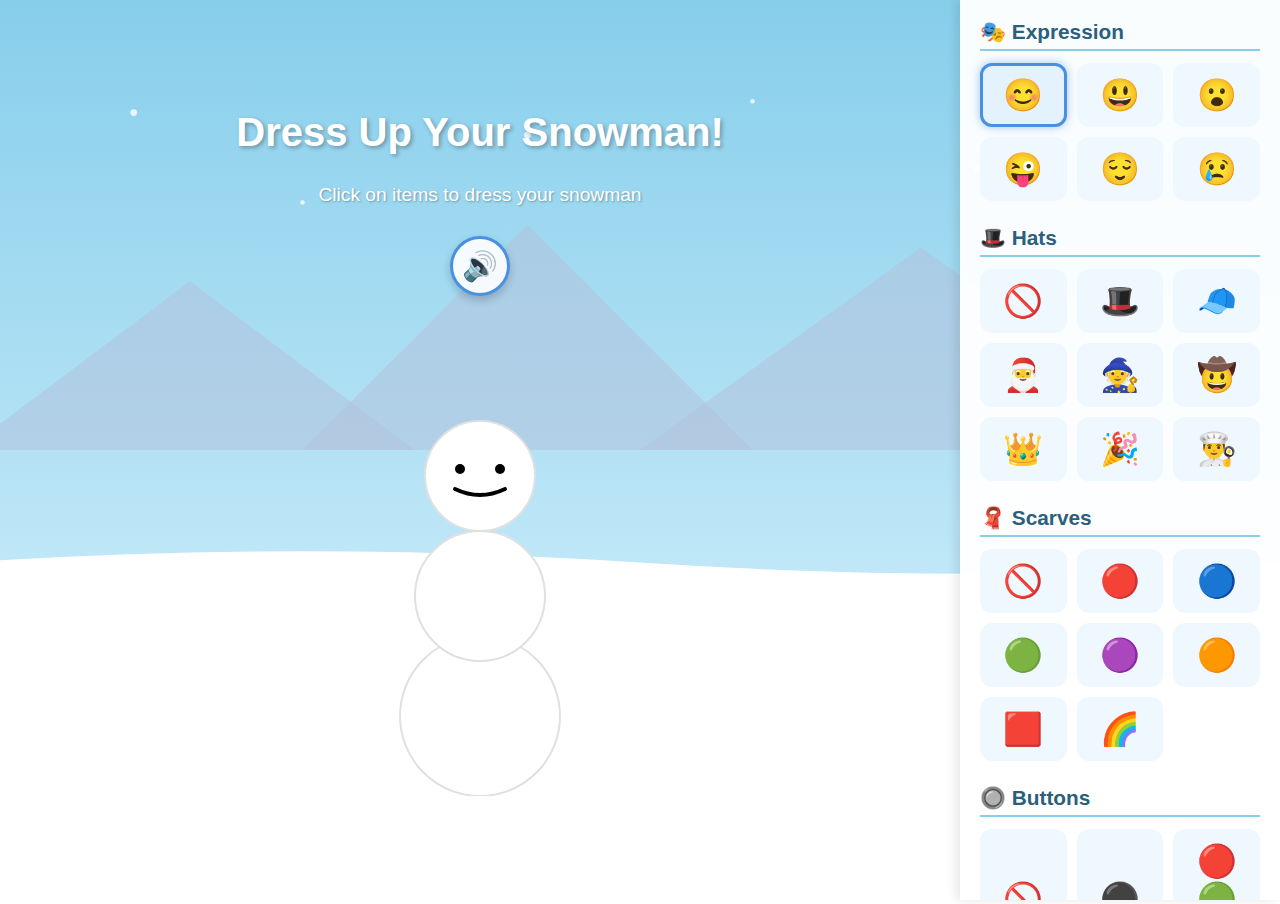
<file: index.html>
<!doctype html>
<html lang="en">
<head>
  <meta charset="UTF-8">
  <meta name="viewport" content="width=device-width, initial-scale=1.0">
  <title>Snowman Dress Up</title>
  <style>
    body {
      box-sizing: border-box;
      margin: 0;
      padding: 0;
      font-family: 'Comic Sans MS', 'Chalkboard SE', 'Arial Rounded MT Bold', sans-serif;
      height: 100%;
      overflow: hidden;
    }

    html {
      height: 100%;
    }

    .container {
      display: flex;
      height: 100%;
      position: relative;
    }

    /* Background scenes */
    .scene {
      position: absolute;
      top: 0;
      left: 0;
      width: 100%;
      height: 100%;
      transition: opacity 0.5s ease;
    }

    .scene.frozen-lake {
      background: linear-gradient(to bottom, #87CEEB 0%, #E0F6FF 50%, #B0E0E6 100%);
    }

    .scene.log-cabin {
      background: linear-gradient(to bottom, #4A90E2 0%, #87CEEB 40%, #FFFFFF 100%);
    }

    .scene.pine-forest {
      background: linear-gradient(to bottom, #2C5F7C 0%, #5A9FB5 50%, #FFFFFF 100%);
    }

    .scene.sunny-beach {
      background: linear-gradient(to bottom, #FFD700 0%, #87CEEB 30%, #F4A460 70%, #DEB887 100%);
    }

    .scene.starry-night {
      background: linear-gradient(to bottom, #000428 0%, #004e92 100%);
    }

    .scene.school {
      background: linear-gradient(to bottom, #87CEEB 0%, #B0E0E6 100%);
    }

    /* Scene decorations */
    .scene-decoration {
      position: absolute;
      pointer-events: none;
    }

    /* Main content area */
    .main-content {
      flex: 1;
      display: flex;
      flex-direction: column;
      align-items: center;
      justify-content: center;
      position: relative;
      z-index: 1;
      padding: 20px;
    }

    .title {
      font-size: 2.5em;
      font-weight: bold;
      margin-bottom: 10px;
      text-shadow: 2px 2px 4px rgba(0,0,0,0.3);
      color: #FFFFFF;
    }

    .instructions {
      font-size: 1.2em;
      margin-bottom: 20px;
      color: #FFFFFF;
      text-shadow: 1px 1px 2px rgba(0,0,0,0.3);
    }

    .speaker-btn {
      background: rgba(255, 255, 255, 0.9);
      border: 3px solid #4A90E2;
      border-radius: 50%;
      width: 60px;
      height: 60px;
      font-size: 1.8em;
      cursor: pointer;
      transition: all 0.3s ease;
      display: flex;
      align-items: center;
      justify-content: center;
      box-shadow: 0 4px 8px rgba(0,0,0,0.2);
      margin-top: 10px;
    }

    .speaker-btn:hover {
      transform: scale(1.1);
      box-shadow: 0 6px 12px rgba(0,0,0,0.3);
    }

    .speaker-btn:active {
      transform: scale(0.95);
    }

    .speaker-btn.speaking {
      animation: pulse 0.8s infinite;
    }

    @keyframes pulse {
      0%, 100% {
        transform: scale(1);
      }
      50% {
        transform: scale(1.1);
      }
    }

    /* Snowman display area */
    .snowman-container {
      position: relative;
      width: 400px;
      height: 500px;
      margin-bottom: 20px;
    }

    .snowman-base {
      position: absolute;
      left: 50%;
      transform: translateX(-50%);
    }

    .snowman-body {
      position: absolute;
      bottom: 0;
      left: 50%;
      transform: translateX(-50%);
    }

    .snowman-item {
      position: absolute;
      transition: all 0.3s ease;
    }

    /* Sidebar for options */
    .sidebar {
      width: 280px;
      background: rgba(255, 255, 255, 0.95);
      padding: 20px;
      overflow-y: auto;
      box-shadow: -4px 0 10px rgba(0,0,0,0.1);
      z-index: 2;
    }

    .category {
      margin-bottom: 25px;
    }

    .category-title {
      font-size: 1.3em;
      font-weight: bold;
      margin-bottom: 12px;
      color: #2C5F7C;
      border-bottom: 2px solid #87CEEB;
      padding-bottom: 5px;
    }

    .options-grid {
      display: grid;
      grid-template-columns: repeat(3, 1fr);
      gap: 10px;
    }

    .option-btn {
      padding: 10px;
      border: 3px solid transparent;
      border-radius: 12px;
      background: #F0F8FF;
      cursor: pointer;
      transition: all 0.2s ease;
      font-size: 2em;
      text-align: center;
      min-height: 60px;
      display: flex;
      align-items: center;
      justify-content: center;
    }

    .option-btn:hover {
      transform: scale(1.1);
      box-shadow: 0 4px 8px rgba(0,0,0,0.2);
    }

    .option-btn.selected {
      border-color: #4A90E2;
      background: #E3F2FD;
      box-shadow: 0 0 10px rgba(74, 144, 226, 0.5);
    }

    .background-options {
      display: grid;
      grid-template-columns: repeat(2, 1fr);
      gap: 10px;
    }

    .bg-option {
      padding: 15px 10px;
      border: 3px solid transparent;
      border-radius: 12px;
      background: #F0F8FF;
      cursor: pointer;
      transition: all 0.2s ease;
      text-align: center;
      font-size: 0.9em;
      font-weight: bold;
      color: #2C5F7C;
    }

    .bg-option:hover {
      transform: scale(1.05);
      box-shadow: 0 4px 8px rgba(0,0,0,0.2);
    }

    .bg-option.selected {
      border-color: #4A90E2;
      background: #E3F2FD;
      box-shadow: 0 0 10px rgba(74, 144, 226, 0.5);
    }

    @view-transition {
      navigation: auto;
    }
  </style>
</head>
<body>
  <div class="container">
    <!-- Background scenes -->
    <div id="frozen-lake" class="scene frozen-lake">
      <svg width="100%" height="100%" preserveAspectRatio="xMidYMid slice" viewBox="0 0 1200 800">
        <defs>
          <linearGradient id="skyGrad1" x1="0%" y1="0%" x2="0%" y2="100%">
            <stop offset="0%" style="stop-color:#87CEEB;stop-opacity:1" />
            <stop offset="100%" style="stop-color:#E0F6FF;stop-opacity:1" />
          </linearGradient>
        </defs>
        <rect width="1200" height="800" fill="url(#skyGrad1)" />
        <!-- Mountains in background -->
        <path d="M 0 400 L 200 250 L 400 400 Z" fill="#B0C4DE" opacity="0.6" />
        <path d="M 300 400 L 500 200 L 700 400 Z" fill="#B0C4DE" opacity="0.6" />
        <path d="M 600 400 L 850 220 L 1100 400 Z" fill="#B0C4DE" opacity="0.6" />
        <!-- Frozen lake -->
        <ellipse cx="600" cy="650" rx="500" ry="120" fill="#B0E0E6" opacity="0.7" />
        <ellipse cx="600" cy="650" rx="450" ry="100" fill="#E0F6FF" opacity="0.5" />
        <!-- Snow on ground -->
        <path d="M 0 500 Q 300 480 600 500 Q 900 520 1200 500 L 1200 800 L 0 800 Z" fill="#FFFFFF" />
        <!-- Snowflakes -->
        <circle cx="150" cy="100" r="3" fill="#FFFFFF" opacity="0.8" />
        <circle cx="300" cy="180" r="2" fill="#FFFFFF" opacity="0.8" />
        <circle cx="500" cy="120" r="3" fill="#FFFFFF" opacity="0.8" />
        <circle cx="700" cy="90" r="2" fill="#FFFFFF" opacity="0.8" />
        <circle cx="900" cy="150" r="3" fill="#FFFFFF" opacity="0.8" />
        <circle cx="1050" cy="110" r="2" fill="#FFFFFF" opacity="0.8" />
      </svg>
    </div>

    <div id="log-cabin" class="scene log-cabin" style="opacity: 0;">
      <svg width="100%" height="100%" preserveAspectRatio="xMidYMid slice" viewBox="0 0 1200 800">
        <defs>
          <linearGradient id="skyGrad2" x1="0%" y1="0%" x2="0%" y2="100%">
            <stop offset="0%" style="stop-color:#4A90E2;stop-opacity:1" />
            <stop offset="100%" style="stop-color:#87CEEB;stop-opacity:1" />
          </linearGradient>
        </defs>
        <rect width="1200" height="800" fill="url(#skyGrad2)" />
        <!-- Snow ground -->
        <path d="M 0 550 Q 300 530 600 550 Q 900 570 1200 550 L 1200 800 L 0 800 Z" fill="#FFFFFF" />
        <!-- Log cabin -->
        <rect x="800" y="400" width="280" height="200" fill="#8B4513" />
        <rect x="810" y="410" width="260" height="15" fill="#654321" />
        <rect x="810" y="435" width="260" height="15" fill="#654321" />
        <rect x="810" y="460" width="260" height="15" fill="#654321" />
        <rect x="810" y="485" width="260" height="15" fill="#654321" />
        <rect x="810" y="510" width="260" height="15" fill="#654321" />
        <rect x="810" y="535" width="260" height="15" fill="#654321" />
        <rect x="810" y="560" width="260" height="15" fill="#654321" />
        <rect x="810" y="585" width="260" height="15" fill="#654321" />
        <!-- Roof -->
        <path d="M 780 400 L 940 320 L 1100 400 Z" fill="#8B0000" />
        <path d="M 780 400 L 940 320 L 1100 400 L 1080 410 L 940 340 L 800 410 Z" fill="#A52A2A" />
        <!-- Snow on roof -->
        <path d="M 800 410 Q 870 395 940 340 Q 1010 395 1080 410 L 1070 415 Q 1010 400 940 345 Q 870 400 810 415 Z" fill="#FFFFFF" />
        <!-- Door -->
        <rect x="920" y="520" width="60" height="80" rx="5" fill="#654321" />
        <circle cx="965" cy="560" r="3" fill="#FFD700" />
        <!-- Window -->
        <rect x="850" y="470" width="50" height="50" rx="3" fill="#87CEEB" />
        <line x1="875" y1="470" x2="875" y2="520" stroke="#654321" stroke-width="3" />
        <line x1="850" y1="495" x2="900" y2="495" stroke="#654321" stroke-width="3" />
        <!-- Pine trees -->
        <path d="M 200 500 L 250 400 L 300 500 Z" fill="#228B22" />
        <path d="M 200 480 L 250 380 L 300 480 Z" fill="#228B22" />
        <path d="M 200 460 L 250 360 L 300 460 Z" fill="#228B22" />
        <rect x="240" y="500" width="20" height="50" fill="#8B4513" />
        <path d="M 400 520 L 450 420 L 500 520 Z" fill="#2F4F2F" />
        <path d="M 400 500 L 450 400 L 500 500 Z" fill="#2F4F2F" />
        <rect x="440" y="520" width="20" height="50" fill="#8B4513" />
      </svg>
    </div>

    <div id="pine-forest" class="scene pine-forest" style="opacity: 0;">
      <svg width="100%" height="100%" preserveAspectRatio="xMidYMid slice" viewBox="0 0 1200 800">
        <defs>
          <linearGradient id="skyGrad3" x1="0%" y1="0%" x2="0%" y2="100%">
            <stop offset="0%" style="stop-color:#2C5F7C;stop-opacity:1" />
            <stop offset="100%" style="stop-color:#5A9FB5;stop-opacity:1" />
          </linearGradient>
        </defs>
        <rect width="1200" height="800" fill="url(#skyGrad3)" />
        <!-- Snow ground -->
        <path d="M 0 500 Q 300 480 600 500 Q 900 520 1200 500 L 1200 800 L 0 800 Z" fill="#FFFFFF" />
        <!-- Back row of trees -->
        <path d="M 100 450 L 150 350 L 200 450 Z" fill="#1C4D3F" opacity="0.7" />
        <path d="M 100 430 L 150 330 L 200 430 Z" fill="#1C4D3F" opacity="0.7" />
        <path d="M 350 470 L 400 370 L 450 470 Z" fill="#1C4D3F" opacity="0.7" />
        <path d="M 350 450 L 400 350 L 450 450 Z" fill="#1C4D3F" opacity="0.7" />
        <path d="M 600 460 L 650 360 L 700 460 Z" fill="#1C4D3F" opacity="0.7" />
        <path d="M 600 440 L 650 340 L 700 440 Z" fill="#1C4D3F" opacity="0.7" />
        <path d="M 850 450 L 900 350 L 950 450 Z" fill="#1C4D3F" opacity="0.7" />
        <path d="M 850 430 L 900 330 L 950 430 Z" fill="#1C4D3F" opacity="0.7" />
        <path d="M 1050 470 L 1100 370 L 1150 470 Z" fill="#1C4D3F" opacity="0.7" />
        <path d="M 1050 450 L 1100 350 L 1150 450 Z" fill="#1C4D3F" opacity="0.7" />
        <!-- Front row of trees -->
        <path d="M 50 550 L 120 420 L 190 550 Z" fill="#228B22" />
        <path d="M 50 520 L 120 390 L 190 520 Z" fill="#228B22" />
        <path d="M 50 490 L 120 360 L 190 490 Z" fill="#228B22" />
        <rect x="105" y="550" width="30" height="70" fill="#8B4513" />
        <path d="M 900 560 L 970 430 L 1040 560 Z" fill="#2F4F2F" />
        <path d="M 900 530 L 970 400 L 1040 530 Z" fill="#2F4F2F" />
        <path d="M 900 500 L 970 370 L 1040 500 Z" fill="#2F4F2F" />
        <rect x="955" y="560" width="30" height="70" fill="#8B4513" />
        <!-- Snow on trees -->
        <ellipse cx="120" cy="490" rx="70" ry="15" fill="#FFFFFF" opacity="0.8" />
        <ellipse cx="970" cy="500" rx="70" ry="15" fill="#FFFFFF" opacity="0.8" />
      </svg>
    </div>

    <div id="sunny-beach" class="scene sunny-beach" style="opacity: 0;">
      <svg width="100%" height="100%" preserveAspectRatio="xMidYMid slice" viewBox="0 0 1200 800">
        <defs>
          <linearGradient id="skyGrad4" x1="0%" y1="0%" x2="0%" y2="100%">
            <stop offset="0%" style="stop-color:#87CEEB;stop-opacity:1" />
            <stop offset="100%" style="stop-color:#FFD700;stop-opacity:1" />
          </linearGradient>
        </defs>
        <rect width="1200" height="800" fill="url(#skyGrad4)" />
        <!-- Sun -->
        <circle cx="1000" cy="150" r="80" fill="#FFD700" opacity="0.9" />
        <circle cx="1000" cy="150" r="70" fill="#FFA500" opacity="0.7" />
        <!-- Ocean -->
        <path d="M 0 450 Q 300 430 600 450 Q 900 470 1200 450 L 1200 800 L 0 800 Z" fill="#4682B4" />
        <path d="M 0 480 Q 300 460 600 480 Q 900 500 1200 480 L 1200 800 L 0 800 Z" fill="#5F9EA0" opacity="0.7" />
        <!-- Beach sand -->
        <path d="M 0 550 Q 300 530 600 550 Q 900 570 1200 550 L 1200 800 L 0 800 Z" fill="#F4A460" />
        <path d="M 0 600 L 1200 600 L 1200 800 L 0 800 Z" fill="#DEB887" />
        <!-- Palm tree -->
        <rect x="180" y="450" width="25" height="200" fill="#8B4513" rx="5" />
        <line x1="185" y1="480" x2="185" y2="640" stroke="#654321" stroke-width="3" />
        <line x1="200" y1="490" x2="200" y2="640" stroke="#654321" stroke-width="3" />
        <!-- Palm leaves -->
        <ellipse cx="192" cy="430" rx="80" ry="25" fill="#228B22" transform="rotate(-30 192 430)" />
        <ellipse cx="192" cy="430" rx="80" ry="25" fill="#228B22" transform="rotate(30 192 430)" />
        <ellipse cx="192" cy="430" rx="80" ry="25" fill="#228B22" transform="rotate(-60 192 430)" />
        <ellipse cx="192" cy="430" rx="80" ry="25" fill="#228B22" transform="rotate(60 192 430)" />
        <ellipse cx="192" cy="430" rx="25" ry="80" fill="#32CD32" />
        <!-- Beach umbrella -->
        <line x1="950" y1="550" x2="950" y2="650" stroke="#8B4513" stroke-width="8" />
        <path d="M 850 550 Q 900 520 950 540 Q 1000 520 1050 550 Z" fill="#FF6347" />
        <path d="M 870 545 L 880 535 L 890 545 Z" fill="#FFFFFF" />
        <path d="M 920 540 L 930 530 L 940 540 Z" fill="#FFFFFF" />
        <path d="M 960 540 L 970 530 L 980 540 Z" fill="#FFFFFF" />
        <path d="M 1010 545 L 1020 535 L 1030 545 Z" fill="#FFFFFF" />
      </svg>
    </div>

    <div id="starry-night" class="scene starry-night" style="opacity: 0;">
      <svg width="100%" height="100%" preserveAspectRatio="xMidYMid slice" viewBox="0 0 1200 800">
        <defs>
          <linearGradient id="skyGrad5" x1="0%" y1="0%" x2="0%" y2="100%">
            <stop offset="0%" style="stop-color:#000428;stop-opacity:1" />
            <stop offset="100%" style="stop-color:#004e92;stop-opacity:1" />
          </linearGradient>
          <radialGradient id="moonGlow">
            <stop offset="0%" style="stop-color:#FFFFFF;stop-opacity:0.8" />
            <stop offset="100%" style="stop-color:#FFFFFF;stop-opacity:0" />
          </radialGradient>
        </defs>
        <rect width="1200" height="800" fill="url(#skyGrad5)" />
        <!-- Moon -->
        <circle cx="200" cy="150" r="60" fill="#F0E68C" />
        <circle cx="220" cy="140" r="50" fill="#000428" opacity="0.3" />
        <circle cx="200" cy="150" r="80" fill="url(#moonGlow)" opacity="0.3" />
        <!-- Stars -->
        <circle cx="400" cy="100" r="2" fill="#FFFFFF" />
        <circle cx="550" cy="80" r="3" fill="#FFFFFF" />
        <circle cx="700" cy="120" r="2" fill="#FFFFFF" />
        <circle cx="850" cy="90" r="2" fill="#FFFFFF" />
        <circle cx="1000" cy="110" r="3" fill="#FFFFFF" />
        <circle cx="300" cy="200" r="2" fill="#FFFFFF" />
        <circle cx="500" cy="180" r="2" fill="#FFFFFF" />
        <circle cx="650" cy="220" r="3" fill="#FFFFFF" />
        <circle cx="900" cy="200" r="2" fill="#FFFFFF" />
        <circle cx="1100" cy="180" r="2" fill="#FFFFFF" />
        <circle cx="450" cy="300" r="2" fill="#FFFFFF" />
        <circle cx="800" cy="320" r="2" fill="#FFFFFF" />
        <!-- Star twinkles -->
        <path d="M 550 80 L 552 75 L 554 80 L 559 82 L 554 84 L 552 89 L 550 84 L 545 82 Z" fill="#FFFFFF" opacity="0.8" />
        <path d="M 1000 110 L 1002 105 L 1004 110 L 1009 112 L 1004 114 L 1002 119 L 1000 114 L 995 112 Z" fill="#FFFFFF" opacity="0.8" />
        <path d="M 650 220 L 652 215 L 654 220 L 659 222 L 654 224 L 652 229 L 650 224 L 645 222 Z" fill="#FFFFFF" opacity="0.8" />
        <!-- Snowy ground -->
        <path d="M 0 550 Q 300 530 600 550 Q 900 570 1200 550 L 1200 800 L 0 800 Z" fill="#E8F4F8" />
        <ellipse cx="300" cy="600" rx="150" ry="30" fill="#FFFFFF" opacity="0.5" />
        <ellipse cx="800" cy="620" rx="200" ry="40" fill="#FFFFFF" opacity="0.5" />
        <!-- Distant trees silhouette -->
        <path d="M 100 520 L 130 450 L 160 520 Z" fill="#001F3F" opacity="0.6" />
        <path d="M 900 530 L 930 460 L 960 530 Z" fill="#001F3F" opacity="0.6" />
        <path d="M 1050 540 L 1080 470 L 1110 540 Z" fill="#001F3F" opacity="0.6" />
      </svg>
    </div>

    <div id="school" class="scene school" style="opacity: 0;">
      <svg width="100%" height="100%" preserveAspectRatio="xMidYMid slice" viewBox="0 0 1200 800">
        <defs>
          <linearGradient id="skyGrad6" x1="0%" y1="0%" x2="0%" y2="100%">
            <stop offset="0%" style="stop-color:#87CEEB;stop-opacity:1" />
            <stop offset="100%" style="stop-color:#B0E0E6;stop-opacity:1" />
          </linearGradient>
        </defs>
        <rect width="1200" height="800" fill="url(#skyGrad6)" />
        <!-- Snowy ground -->
        <path d="M 0 550 Q 300 530 600 550 Q 900 570 1200 550 L 1200 800 L 0 800 Z" fill="#FFFFFF" />
        <!-- School building -->
        <rect x="700" y="350" width="400" height="250" fill="#CD5C5C" />
        <!-- Brick pattern -->
        <line x1="710" y1="370" x2="1090" y2="370" stroke="#8B0000" stroke-width="2" opacity="0.5" />
        <line x1="710" y1="400" x2="1090" y2="400" stroke="#8B0000" stroke-width="2" opacity="0.5" />
        <line x1="710" y1="430" x2="1090" y2="430" stroke="#8B0000" stroke-width="2" opacity="0.5" />
        <line x1="710" y1="460" x2="1090" y2="460" stroke="#8B0000" stroke-width="2" opacity="0.5" />
        <line x1="710" y1="490" x2="1090" y2="490" stroke="#8B0000" stroke-width="2" opacity="0.5" />
        <line x1="710" y1="520" x2="1090" y2="520" stroke="#8B0000" stroke-width="2" opacity="0.5" />
        <!-- Roof -->
        <path d="M 680 350 L 900 250 L 1120 350 Z" fill="#8B4513" />
        <path d="M 680 350 L 900 250 L 1120 350 L 1100 360 L 900 270 L 700 360 Z" fill="#A0522D" />
        <!-- Snow on roof -->
        <path d="M 700 360 Q 800 300 900 270 Q 1000 300 1100 360 L 1090 365 Q 1000 310 900 280 Q 800 310 710 365 Z" fill="#FFFFFF" />
        <!-- Bell tower -->
        <rect x="870" y="200" width="60" height="50" fill="#CD5C5C" />
        <path d="M 860 200 L 900 170 L 940 200 Z" fill="#8B4513" />
        <circle cx="900" cy="220" r="8" fill="#FFD700" />
        <!-- Door -->
        <rect x="875" y="520" width="50" height="80" rx="25" ry="0" fill="#654321" />
        <circle cx="915" cy="560" r="4" fill="#FFD700" />
        <!-- Windows -->
        <rect x="750" y="400" width="60" height="60" rx="3" fill="#87CEEB" />
        <line x1="780" y1="400" x2="780" y2="460" stroke="#654321" stroke-width="4" />
        <line x1="750" y1="430" x2="810" y2="430" stroke="#654321" stroke-width="4" />
        <rect x="840" y="400" width="60" height="60" rx="3" fill="#87CEEB" />
        <line x1="870" y1="400" x2="870" y2="460" stroke="#654321" stroke-width="4" />
        <line x1="840" y1="430" x2="900" y2="430" stroke="#654321" stroke-width="4" />
        <rect x="940" y="400" width="60" height="60" rx="3" fill="#87CEEB" />
        <line x1="970" y1="400" x2="970" y2="460" stroke="#654321" stroke-width="4" />
        <line x1="940" y1="430" x2="1000" y2="430" stroke="#654321" stroke-width="4" />
        <rect x="1020" y="400" width="60" height="60" rx="3" fill="#87CEEB" />
        <line x1="1050" y1="400" x2="1050" y2="460" stroke="#654321" stroke-width="4" />
        <line x1="1020" y1="430" x2="1080" y2="430" stroke="#654321" stroke-width="4" />
        <!-- Flag pole -->
        <line x1="1120" y1="350" x2="1120" y2="250" stroke="#696969" stroke-width="4" />
        <rect x="1120" y="260" width="50" height="30" fill="#DC143C" />
        <rect x="1120" y="267" width="50" height="4" fill="#FFFFFF" />
        <rect x="1120" y="279" width="50" height="4" fill="#FFFFFF" />
        <!-- Playground equipment - swing set -->
        <line x1="200" y1="500" x2="200" y2="600" stroke="#8B4513" stroke-width="8" />
        <line x1="350" y1="500" x2="350" y2="600" stroke="#8B4513" stroke-width="8" />
        <line x1="190" y1="500" x2="360" y2="500" stroke="#8B4513" stroke-width="8" />
        <line x1="230" y1="500" x2="230" y2="570" stroke="#654321" stroke-width="3" />
        <rect x="220" y="570" width="20" height="15" fill="#4169E1" />
        <line x1="300" y1="500" x2="300" y2="570" stroke="#654321" stroke-width="3" />
        <rect x="290" y="570" width="20" height="15" fill="#FF6347" />
        <!-- Snowman friends in background -->
        <circle cx="500" cy="540" r="25" fill="#FFFFFF" opacity="0.8" />
        <circle cx="500" cy="490" r="20" fill="#FFFFFF" opacity="0.8" />
        <circle cx="500" cy="450" r="18" fill="#FFFFFF" opacity="0.8" />
      </svg>
    </div>

    <!-- Main content -->
    <div class="main-content">
      <h1 class="title" id="activity-title">Dress Up Your Snowman!</h1>
      <p class="instructions" id="instruction-text">Click on items to dress your snowman</p>
      <button class="speaker-btn" id="speaker-btn" aria-label="Read instructions aloud">🔊</button>

      <div class="snowman-container">
        <!-- Snowman base body -->
        <svg class="snowman-base" width="400" height="500" viewBox="0 0 400 500">
          <!-- Bottom snowball -->
          <circle cx="200" cy="420" r="80" fill="#FFFFFF" stroke="#E0E0E0" stroke-width="2" />
          <!-- Middle snowball -->
          <circle cx="200" cy="300" r="65" fill="#FFFFFF" stroke="#E0E0E0" stroke-width="2" />
          <!-- Top snowball (head) -->
          <circle cx="200" cy="180" r="55" fill="#FFFFFF" stroke="#E0E0E0" stroke-width="2" />
        </svg>

        <!-- Facial expressions -->
        <svg id="face-happy" class="snowman-item" width="100" height="60" viewBox="0 0 100 60" style="top: 155px; left: 150px; display: block;">
          <circle cx="30" cy="18" r="5" fill="#000000" />
          <circle cx="70" cy="18" r="5" fill="#000000" />
          <path d="M 25 38 Q 50 50 75 38" stroke="#000000" stroke-width="4" fill="none" stroke-linecap="round" />
        </svg>

        <svg id="face-excited" class="snowman-item" width="100" height="60" viewBox="0 0 100 60" style="top: 155px; left: 150px; display: none;">
          <circle cx="30" cy="18" r="7" fill="#000000" />
          <circle cx="70" cy="18" r="7" fill="#000000" />
          <path d="M 20 38 Q 50 55 80 38" stroke="#000000" stroke-width="5" fill="none" stroke-linecap="round" />
        </svg>

        <svg id="face-surprised" class="snowman-item" width="100" height="60" viewBox="0 0 100 60" style="top: 155px; left: 150px; display: none;">
          <circle cx="30" cy="18" r="6" fill="#000000" />
          <circle cx="70" cy="18" r="6" fill="#000000" />
          <ellipse cx="50" cy="40" rx="8" ry="12" fill="#000000" />
        </svg>

        <svg id="face-silly" class="snowman-item" width="100" height="60" viewBox="0 0 100 60" style="top: 155px; left: 150px; display: none;">
          <circle cx="30" cy="18" r="5" fill="#000000" />
          <line x1="63" y1="15" x2="77" y2="21" stroke="#000000" stroke-width="4" stroke-linecap="round" />
          <path d="M 30 38 Q 42 44 54 38 Q 60 42 66 38" stroke="#000000" stroke-width="4" fill="none" stroke-linecap="round" />
        </svg>

        <svg id="face-calm" class="snowman-item" width="100" height="60" viewBox="0 0 100 60" style="top: 155px; left: 150px; display: none;">
          <circle cx="30" cy="18" r="4" fill="#000000" />
          <circle cx="70" cy="18" r="4" fill="#000000" />
          <line x1="35" y1="40" x2="65" y2="40" stroke="#000000" stroke-width="4" stroke-linecap="round" />
        </svg>

        <svg id="face-sad" class="snowman-item" width="100" height="60" viewBox="0 0 100 60" style="top: 155px; left: 150px; display: none;">
          <circle cx="30" cy="18" r="5" fill="#000000" />
          <circle cx="70" cy="18" r="5" fill="#000000" />
          <path d="M 25 45 Q 50 35 75 45" stroke="#000000" stroke-width="4" fill="none" stroke-linecap="round" />
        </svg>

        <!-- Hats -->
        <svg id="hat-top" class="snowman-item" width="130" height="100" viewBox="0 0 130 100" style="top: 85px; left: 135px; display: none;">
          <rect x="25" y="50" width="80" height="10" fill="#000000" />
          <rect x="38" y="12" width="54" height="38" fill="#000000" />
          <rect x="40" y="44" width="50" height="6" fill="#8B0000" />
        </svg>

        <svg id="hat-beanie" class="snowman-item" width="130" height="80" viewBox="0 0 130 80" style="top: 80px; left: 135px; display: none;">
          <ellipse cx="65" cy="52" rx="46" ry="20" fill="#FF6B6B" />
          <ellipse cx="65" cy="33" rx="40" ry="26" fill="#FF6B6B" />
          <circle cx="65" cy="13" r="10" fill="#FFD93D" />
        </svg>

        <svg id="hat-santa" class="snowman-item" width="130" height="90" viewBox="0 0 130 90" style="top: 70px; left: 135px; display: none;">
          <path d="M 30 58 Q 65 25 100 58" fill="#DC143C" />
          <ellipse cx="65" cy="58" rx="40" ry="10" fill="#FFFFFF" />
          <circle cx="95" cy="32" r="13" fill="#FFFFFF" />
        </svg>

        <svg id="hat-wizard" class="snowman-item" width="130" height="110" viewBox="0 0 130 110" style="top: 45px; left: 135px; display: none;">
          <path d="M 38 88 L 65 12 L 92 88 Z" fill="#4B0082" />
          <ellipse cx="65" cy="88" rx="33" ry="10" fill="#4B0082" />
          <path d="M 45 62 L 85 62" stroke="#FFD700" stroke-width="3" />
          <circle cx="52" cy="44" r="4" fill="#FFD700" />
          <circle cx="72" cy="50" r="4" fill="#FFD700" />
        </svg>

        <svg id="hat-cowboy" class="snowman-item" width="130" height="90" viewBox="0 0 130 90" style="top: 70px; left: 135px; display: none;">
          <ellipse cx="65" cy="70" rx="55" ry="12" fill="#8B4513" />
          <path d="M 25 70 Q 35 40 65 35 Q 95 40 105 70" fill="#8B4513" />
          <ellipse cx="65" cy="35" rx="25" ry="10" fill="#654321" />
        </svg>

        <svg id="hat-crown" class="snowman-item" width="130" height="80" viewBox="0 0 130 80" style="top: 80px; left: 135px; display: none;">
          <path d="M 25 60 L 30 30 L 45 45 L 65 25 L 85 45 L 100 30 L 105 60 Z" fill="#FFD700" />
          <circle cx="30" cy="30" r="6" fill="#FF0000" />
          <circle cx="65" cy="25" r="6" fill="#FF0000" />
          <circle cx="100" cy="30" r="6" fill="#FF0000" />
          <rect x="25" y="60" width="80" height="8" fill="#FFD700" />
        </svg>

        <svg id="hat-party" class="snowman-item" width="130" height="100" viewBox="0 0 130 100" style="top: 60px; left: 135px; display: none;">
          <path d="M 40 75 L 65 15 L 90 75 Z" fill="#FF1493" />
          <circle cx="50" cy="55" r="4" fill="#FFD700" />
          <circle cx="65" cy="40" r="4" fill="#00CED1" />
          <circle cx="78" cy="60" r="4" fill="#FFD700" />
          <ellipse cx="65" cy="75" rx="28" ry="8" fill="#FF1493" />
          <circle cx="65" cy="12" r="8" fill="#FFD700" />
        </svg>

        <svg id="hat-chef" class="snowman-item" width="130" height="90" viewBox="0 0 130 90" style="top: 70px; left: 135px; display: none;">
          <ellipse cx="65" cy="65" rx="42" ry="12" fill="#FFFFFF" stroke="#E0E0E0" stroke-width="2" />
          <path d="M 30 65 Q 30 30 45 25 Q 50 15 65 15 Q 80 15 85 25 Q 100 30 100 65" fill="#FFFFFF" stroke="#E0E0E0" stroke-width="2" />
        </svg>

        <!-- Scarves -->
        <svg id="scarf-red" class="snowman-item" width="160" height="80" viewBox="0 0 160 80" style="top: 225px; left: 120px; display: none;">
          <ellipse cx="80" cy="25" rx="60" ry="16" fill="#DC143C" />
          <rect x="115" y="20" width="20" height="50" fill="#DC143C" />
          <rect x="117" y="65" width="5" height="10" fill="#DC143C" />
          <rect x="125" y="65" width="5" height="10" fill="#DC143C" />
        </svg>

        <svg id="scarf-striped" class="snowman-item" width="160" height="80" viewBox="0 0 160 80" style="top: 225px; left: 120px; display: none;">
          <ellipse cx="80" cy="25" rx="60" ry="16" fill="#4169E1" />
          <rect x="52" y="20" width="10" height="12" fill="#FFFFFF" />
          <rect x="68" y="20" width="10" height="12" fill="#FFFFFF" />
          <rect x="84" y="20" width="10" height="12" fill="#FFFFFF" />
          <rect x="115" y="20" width="20" height="50" fill="#4169E1" />
          <rect x="117" y="32" width="16" height="6" fill="#FFFFFF" />
          <rect x="117" y="44" width="16" height="6" fill="#FFFFFF" />
        </svg>

        <svg id="scarf-green" class="snowman-item" width="160" height="80" viewBox="0 0 160 80" style="top: 225px; left: 120px; display: none;">
          <ellipse cx="80" cy="25" rx="60" ry="16" fill="#228B22" />
          <rect x="25" y="20" width="20" height="45" fill="#228B22" />
          <rect x="27" y="60" width="5" height="10" fill="#228B22" />
          <rect x="35" y="60" width="5" height="10" fill="#228B22" />
        </svg>

        <svg id="scarf-purple" class="snowman-item" width="160" height="80" viewBox="0 0 160 80" style="top: 225px; left: 120px; display: none;">
          <ellipse cx="80" cy="25" rx="60" ry="16" fill="#9370DB" />
          <rect x="115" y="20" width="20" height="50" fill="#9370DB" />
          <rect x="117" y="65" width="5" height="10" fill="#9370DB" />
          <rect x="125" y="65" width="5" height="10" fill="#9370DB" />
          <circle cx="70" cy="22" r="3" fill="#FFD700" />
          <circle cx="85" cy="25" r="3" fill="#FFD700" />
        </svg>

        <svg id="scarf-orange" class="snowman-item" width="160" height="80" viewBox="0 0 160 80" style="top: 225px; left: 120px; display: none;">
          <ellipse cx="80" cy="25" rx="60" ry="16" fill="#FF8C00" />
          <rect x="25" y="20" width="20" height="45" fill="#FF8C00" />
          <rect x="27" y="60" width="5" height="10" fill="#FF8C00" />
          <rect x="35" y="60" width="5" height="10" fill="#FF8C00" />
        </svg>

        <svg id="scarf-plaid" class="snowman-item" width="160" height="80" viewBox="0 0 160 80" style="top: 225px; left: 120px; display: none;">
          <ellipse cx="80" cy="25" rx="60" ry="16" fill="#8B0000" />
          <line x1="50" y1="18" x2="110" y2="18" stroke="#FFFFFF" stroke-width="2" />
          <line x1="50" y1="25" x2="110" y2="25" stroke="#FFFFFF" stroke-width="2" />
          <line x1="50" y1="32" x2="110" y2="32" stroke="#FFFFFF" stroke-width="2" />
          <rect x="115" y="20" width="20" height="50" fill="#8B0000" />
          <line x1="120" y1="25" x2="130" y2="25" stroke="#FFFFFF" stroke-width="2" />
          <line x1="120" y1="40" x2="130" y2="40" stroke="#FFFFFF" stroke-width="2" />
          <line x1="120" y1="55" x2="130" y2="55" stroke="#FFFFFF" stroke-width="2" />
        </svg>

        <svg id="scarf-rainbow" class="snowman-item" width="160" height="80" viewBox="0 0 160 80" style="top: 225px; left: 120px; display: none;">
          <ellipse cx="80" cy="25" rx="60" ry="16" fill="#FF0000" />
          <ellipse cx="80" cy="25" rx="50" ry="13" fill="#FF7F00" />
          <ellipse cx="80" cy="25" rx="40" ry="10" fill="#FFFF00" />
          <ellipse cx="80" cy="25" rx="30" ry="7" fill="#00FF00" />
          <ellipse cx="80" cy="25" rx="20" ry="5" fill="#0000FF" />
          <rect x="25" y="20" width="20" height="45" fill="#FF0000" />
          <rect x="27" y="25" width="16" height="8" fill="#FF7F00" />
          <rect x="29" y="35" width="12" height="8" fill="#FFFF00" />
          <rect x="31" y="45" width="8" height="8" fill="#00FF00" />
        </svg>

        <!-- Buttons -->
        <svg id="buttons-coal" class="snowman-item" width="40" height="100" viewBox="0 0 40 100" style="top: 255px; left: 180px; display: none;">
          <circle cx="20" cy="20" r="8" fill="#000000" />
          <circle cx="20" cy="50" r="8" fill="#000000" />
          <circle cx="20" cy="80" r="8" fill="#000000" />
        </svg>

        <svg id="buttons-colorful" class="snowman-item" width="40" height="100" viewBox="0 0 40 100" style="top: 255px; left: 180px; display: none;">
          <circle cx="20" cy="20" r="8" fill="#FF0000" />
          <circle cx="20" cy="50" r="8" fill="#00FF00" />
          <circle cx="20" cy="80" r="8" fill="#0000FF" />
        </svg>

        <svg id="buttons-stars" class="snowman-item" width="40" height="100" viewBox="0 0 40 100" style="top: 255px; left: 180px; display: none;">
          <path d="M 20 13 L 22 21 L 30 21 L 24 26 L 26 34 L 20 29 L 14 34 L 16 26 L 10 21 L 18 21 Z" fill="#FFD700" />
          <path d="M 20 43 L 22 51 L 30 51 L 24 56 L 26 64 L 20 59 L 14 64 L 16 56 L 10 51 L 18 51 Z" fill="#FFD700" />
          <path d="M 20 73 L 22 81 L 30 81 L 24 86 L 26 94 L 20 89 L 14 94 L 16 86 L 10 81 L 18 81 Z" fill="#FFD700" />
        </svg>

        <!-- Arms/Gloves -->
        <svg id="arms-sticks" class="snowman-item" width="400" height="130" viewBox="0 0 400 130" style="top: 250px; left: 0px; display: none;">
          <line x1="135" y1="65" x2="20" y2="35" stroke="#8B4513" stroke-width="5" stroke-linecap="round" />
          <line x1="265" y1="65" x2="380" y2="35" stroke="#8B4513" stroke-width="5" stroke-linecap="round" />
        </svg>

        <svg id="arms-mittens" class="snowman-item" width="400" height="130" viewBox="0 0 400 130" style="top: 250px; left: 0px; display: none;">
          <line x1="135" y1="65" x2="35" y2="40" stroke="#8B4513" stroke-width="5" stroke-linecap="round" />
          <ellipse cx="28" cy="37" rx="16" ry="20" fill="#FF6B6B" />
          <line x1="265" y1="65" x2="365" y2="40" stroke="#8B4513" stroke-width="5" stroke-linecap="round" />
          <ellipse cx="372" cy="37" rx="16" ry="20" fill="#FF6B6B" />
        </svg>

        <svg id="arms-gloves" class="snowman-item" width="400" height="130" viewBox="0 0 400 130" style="top: 250px; left: 0px; display: none;">
          <line x1="135" y1="65" x2="35" y2="40" stroke="#8B4513" stroke-width="5" stroke-linecap="round" />
          <rect x="18" y="28" width="18" height="24" rx="4" fill="#4169E1" />
          <line x1="265" y1="65" x2="365" y2="40" stroke="#8B4513" stroke-width="5" stroke-linecap="round" />
          <rect x="364" y="28" width="18" height="24" rx="4" fill="#4169E1" />
        </svg>

        <svg id="arms-candy-cane" class="snowman-item" width="400" height="130" viewBox="0 0 400 130" style="top: 250px; left: 0px; display: none;">
          <path d="M 135 65 Q 80 50 35 45 Q 25 45 25 35 Q 25 25 35 25" stroke="#DC143C" stroke-width="8" fill="none" stroke-linecap="round" />
          <path d="M 135 65 Q 80 50 35 45 Q 25 45 25 35 Q 25 25 35 25" stroke="#FFFFFF" stroke-width="3" fill="none" stroke-linecap="round" stroke-dasharray="8,8" />
          <path d="M 265 65 Q 320 50 365 45 Q 375 45 375 35 Q 375 25 365 25" stroke="#DC143C" stroke-width="8" fill="none" stroke-linecap="round" />
          <path d="M 265 65 Q 320 50 365 45 Q 375 45 375 35 Q 375 25 365 25" stroke="#FFFFFF" stroke-width="3" fill="none" stroke-linecap="round" stroke-dasharray="8,8" />
        </svg>

        <svg id="arms-branches" class="snowman-item" width="400" height="130" viewBox="0 0 400 130" style="top: 250px; left: 0px; display: none;">
          <line x1="135" y1="65" x2="30" y2="40" stroke="#654321" stroke-width="6" stroke-linecap="round" />
          <line x1="50" y1="48" x2="35" y2="35" stroke="#654321" stroke-width="4" stroke-linecap="round" />
          <line x1="70" y1="53" x2="60" y2="45" stroke="#654321" stroke-width="4" stroke-linecap="round" />
          <line x1="90" y1="58" x2="85" y2="50" stroke="#654321" stroke-width="3" stroke-linecap="round" />
          <line x1="265" y1="65" x2="370" y2="40" stroke="#654321" stroke-width="6" stroke-linecap="round" />
          <line x1="350" y1="48" x2="365" y2="35" stroke="#654321" stroke-width="4" stroke-linecap="round" />
          <line x1="330" y1="53" x2="340" y2="45" stroke="#654321" stroke-width="4" stroke-linecap="round" />
          <line x1="310" y1="58" x2="315" y2="50" stroke="#654321" stroke-width="3" stroke-linecap="round" />
        </svg>

        <svg id="arms-striped-mittens" class="snowman-item" width="400" height="130" viewBox="0 0 400 130" style="top: 250px; left: 0px; display: none;">
          <line x1="135" y1="65" x2="35" y2="40" stroke="#8B4513" stroke-width="5" stroke-linecap="round" />
          <ellipse cx="28" cy="37" rx="16" ry="20" fill="#4169E1" />
          <rect x="20" y="32" width="16" height="4" fill="#FFFFFF" />
          <rect x="20" y="40" width="16" height="4" fill="#FFFFFF" />
          <line x1="265" y1="65" x2="365" y2="40" stroke="#8B4513" stroke-width="5" stroke-linecap="round" />
          <ellipse cx="372" cy="37" rx="16" ry="20" fill="#4169E1" />
          <rect x="364" y="32" width="16" height="4" fill="#FFFFFF" />
          <rect x="364" y="40" width="16" height="4" fill="#FFFFFF" />
        </svg>

        <svg id="arms-waving" class="snowman-item" width="400" height="130" viewBox="0 0 400 130" style="top: 250px; left: 0px; display: none;">
          <line x1="135" y1="65" x2="60" y2="25" stroke="#8B4513" stroke-width="5" stroke-linecap="round" />
          <line x1="265" y1="65" x2="340" y2="25" stroke="#8B4513" stroke-width="5" stroke-linecap="round" />
        </svg>

        <svg id="arms-pointing" class="snowman-item" width="400" height="130" viewBox="0 0 400 130" style="top: 250px; left: 0px; display: none;">
          <line x1="135" y1="65" x2="20" y2="65" stroke="#8B4513" stroke-width="5" stroke-linecap="round" />
          <line x1="265" y1="65" x2="380" y2="65" stroke="#8B4513" stroke-width="5" stroke-linecap="round" />
        </svg>
      </div>
    </div>

    <!-- Sidebar with options -->
    <div class="sidebar">
      <div class="category">
        <div class="category-title">🎭 Expression</div>
        <div class="options-grid">
          <button class="option-btn selected" data-category="face" data-item="happy">😊</button>
          <button class="option-btn" data-category="face" data-item="excited">😃</button>
          <button class="option-btn" data-category="face" data-item="surprised">😮</button>
          <button class="option-btn" data-category="face" data-item="silly">😜</button>
          <button class="option-btn" data-category="face" data-item="calm">😌</button>
          <button class="option-btn" data-category="face" data-item="sad">😢</button>
        </div>
      </div>

      <div class="category">
        <div class="category-title">🎩 Hats</div>
        <div class="options-grid">
          <button class="option-btn" data-category="hat" data-item="none">🚫</button>
          <button class="option-btn" data-category="hat" data-item="top">🎩</button>
          <button class="option-btn" data-category="hat" data-item="beanie">🧢</button>
          <button class="option-btn" data-category="hat" data-item="santa">🎅</button>
          <button class="option-btn" data-category="hat" data-item="wizard">🧙</button>
          <button class="option-btn" data-category="hat" data-item="cowboy">🤠</button>
          <button class="option-btn" data-category="hat" data-item="crown">👑</button>
          <button class="option-btn" data-category="hat" data-item="party">🎉</button>
          <button class="option-btn" data-category="hat" data-item="chef">👨‍🍳</button>
        </div>
      </div>

      <div class="category">
        <div class="category-title">🧣 Scarves</div>
        <div class="options-grid">
          <button class="option-btn" data-category="scarf" data-item="none">🚫</button>
          <button class="option-btn" data-category="scarf" data-item="red">🔴</button>
          <button class="option-btn" data-category="scarf" data-item="striped">🔵</button>
          <button class="option-btn" data-category="scarf" data-item="green">🟢</button>
          <button class="option-btn" data-category="scarf" data-item="purple">🟣</button>
          <button class="option-btn" data-category="scarf" data-item="orange">🟠</button>
          <button class="option-btn" data-category="scarf" data-item="plaid">🟥</button>
          <button class="option-btn" data-category="scarf" data-item="rainbow">🌈</button>
        </div>
      </div>

      <div class="category">
        <div class="category-title">🔘 Buttons</div>
        <div class="options-grid">
          <button class="option-btn" data-category="buttons" data-item="none">🚫</button>
          <button class="option-btn" data-category="buttons" data-item="coal">⚫</button>
          <button class="option-btn" data-category="buttons" data-item="colorful">🔴🟢🔵</button>
          <button class="option-btn" data-category="buttons" data-item="stars">⭐</button>
        </div>
      </div>

      <div class="category">
        <div class="category-title">🧤 Arms</div>
        <div class="options-grid">
          <button class="option-btn" data-category="arms" data-item="none">🚫</button>
          <button class="option-btn" data-category="arms" data-item="sticks">🌿</button>
          <button class="option-btn" data-category="arms" data-item="mittens">🧤</button>
          <button class="option-btn" data-category="arms" data-item="gloves">🖐️</button>
          <button class="option-btn" data-category="arms" data-item="candy-cane">🍬</button>
          <button class="option-btn" data-category="arms" data-item="branches">🌲</button>
          <button class="option-btn" data-category="arms" data-item="striped-mittens">🧤✨</button>
          <button class="option-btn" data-category="arms" data-item="waving">👋</button>
          <button class="option-btn" data-category="arms" data-item="pointing">👉</button>
        </div>
      </div>

      <div class="category">
        <div class="category-title">🌍 Background</div>
        <div class="background-options">
          <button class="bg-option selected" data-bg="frozen-lake">❄️ Frozen Lake</button>
          <button class="bg-option" data-bg="log-cabin">🏠 Log Cabin</button>
          <button class="bg-option" data-bg="pine-forest">🌲 Pine Forest</button>
          <button class="bg-option" data-bg="sunny-beach">🏖️ Sunny Beach</button>
          <button class="bg-option" data-bg="starry-night">🌙 Starry Night</button>
          <button class="bg-option" data-bg="school">🏫 School</button>
        </div>
      </div>
    </div>
  </div>

  <script>
    let currentSelections = {
      face: 'happy',
      hat: 'none',
      scarf: 'none',
      buttons: 'none',
      arms: 'none',
      background: 'frozen-lake'
    };

    function selectItem(category, item) {
      currentSelections[category] = item;

      // Update button states
      document.querySelectorAll('[data-category="' + category + '"]').forEach(btn => {
        btn.classList.remove('selected');
        if (btn.dataset.item === item) {
          btn.classList.add('selected');
        }
      });

      // Show/hide items
      if (category === 'background') {
        document.querySelectorAll('.scene').forEach(scene => {
          scene.style.opacity = '0';
        });
        const scene = document.getElementById(item);
        if (scene) scene.style.opacity = '1';
      } else {
        document.querySelectorAll('.snowman-item[id^="' + category + '-"]').forEach(el => {
          el.style.display = 'none';
        });

        if (item !== 'none') {
          const element = document.getElementById(category + '-' + item);
          if (element) {
            element.style.display = 'block';
          }
        }
      }
    }

    // Text-to-speech functionality
    let currentSpeech = null;

    function speakText() {
      const titleText = document.getElementById('activity-title').textContent;
      const instructionText = document.getElementById('instruction-text').textContent;
      const speakerBtn = document.getElementById('speaker-btn');

      // Cancel any ongoing speech
      if (currentSpeech) {
        window.speechSynthesis.cancel();
        speakerBtn.classList.remove('speaking');
        currentSpeech = null;
        return;
      }

      // Create new speech
      const textToSpeak = titleText + '. ' + instructionText;
      currentSpeech = new SpeechSynthesisUtterance(textToSpeak);

      // Configure speech
      currentSpeech.rate = 0.9;
      currentSpeech.pitch = 1.1;
      currentSpeech.volume = 1;

      // Add animation while speaking
      speakerBtn.classList.add('speaking');

      // Remove animation when done
      currentSpeech.onend = () => {
        speakerBtn.classList.remove('speaking');
        currentSpeech = null;
      };

      currentSpeech.onerror = () => {
        speakerBtn.classList.remove('speaking');
        currentSpeech = null;
      };

      // Speak
      window.speechSynthesis.speak(currentSpeech);
    }

    // Event listeners for all buttons
    document.querySelectorAll('.option-btn').forEach(btn => {
      btn.addEventListener('click', () => {
        selectItem(btn.dataset.category, btn.dataset.item);
      });
    });

    // Background buttons
    document.querySelectorAll('.bg-option').forEach(btn => {
      btn.addEventListener('click', () => {
        selectItem('background', btn.dataset.bg);

        // Update background button states
        document.querySelectorAll('.bg-option').forEach(b => b.classList.remove('selected'));
        btn.classList.add('selected');
      });
    });

    // Speaker button listener
    document.getElementById('speaker-btn').addEventListener('click', speakText);
  </script>
</body>
</html>
</file>
